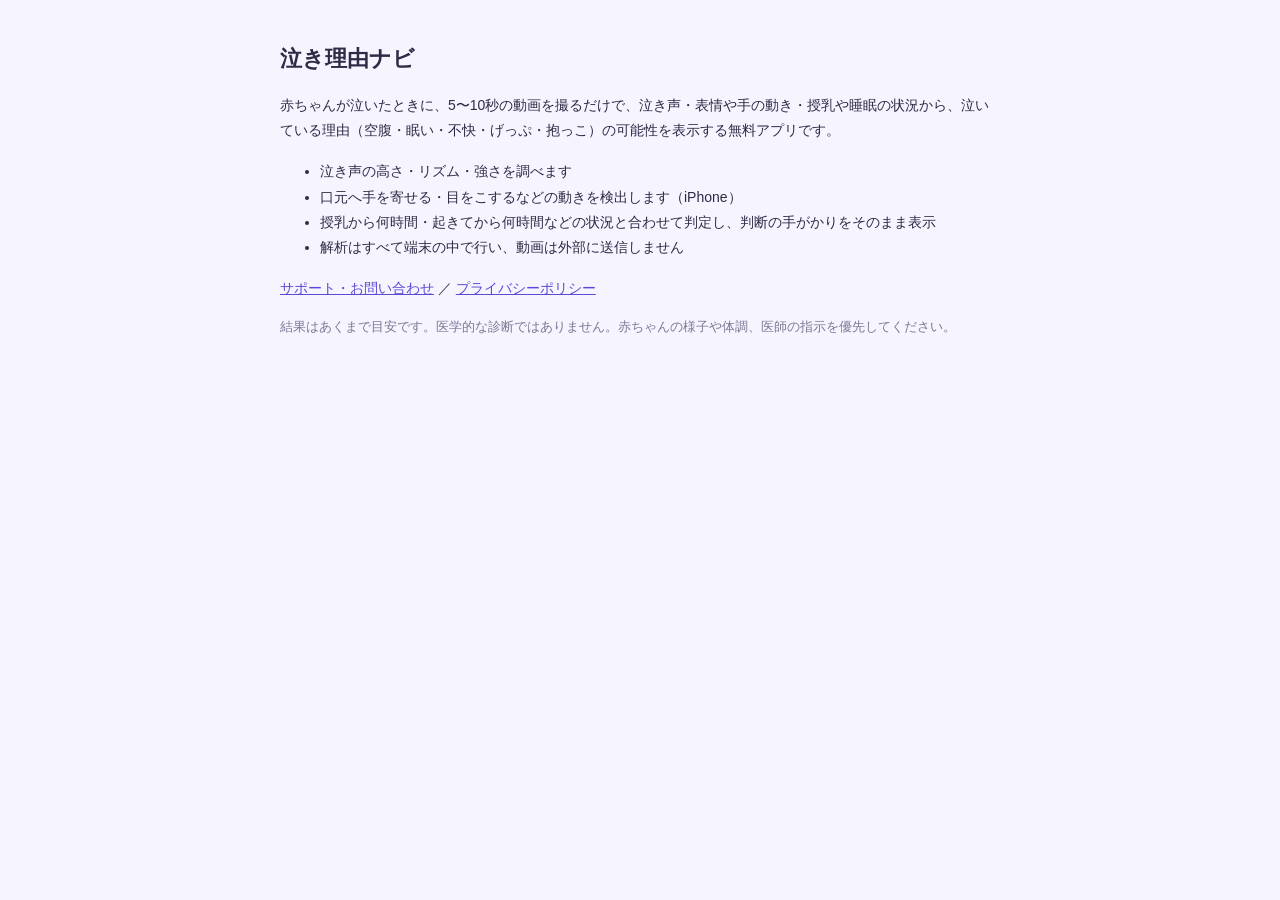
<file: index.html>
<!DOCTYPE html>
<html lang="ja">
<head>
<meta charset="UTF-8">
<meta name="viewport" content="width=device-width, initial-scale=1">
<title>泣き理由ナビ - 赤ちゃんが泣いている理由の手がかりを調べるアプリ</title>
<link rel="stylesheet" href="style.css">
</head>
<body>
<h1>泣き理由ナビ</h1>
<p>赤ちゃんが泣いたときに、5〜10秒の動画を撮るだけで、泣き声・表情や手の動き・授乳や睡眠の状況から、泣いている理由（空腹・眠い・不快・げっぷ・抱っこ）の可能性を表示する無料アプリです。</p>
<ul>
  <li>泣き声の高さ・リズム・強さを調べます</li>
  <li>口元へ手を寄せる・目をこするなどの動きを検出します（iPhone）</li>
  <li>授乳から何時間・起きてから何時間などの状況と合わせて判定し、判断の手がかりをそのまま表示</li>
  <li>解析はすべて端末の中で行い、動画は外部に送信しません</li>
</ul>
<p><a href="support.html">サポート・お問い合わせ</a> ／ <a href="privacy.html">プライバシーポリシー</a></p>
<p class="updated">結果はあくまで目安です。医学的な診断ではありません。赤ちゃんの様子や体調、医師の指示を優先してください。</p>
</body>
</html>
</file>
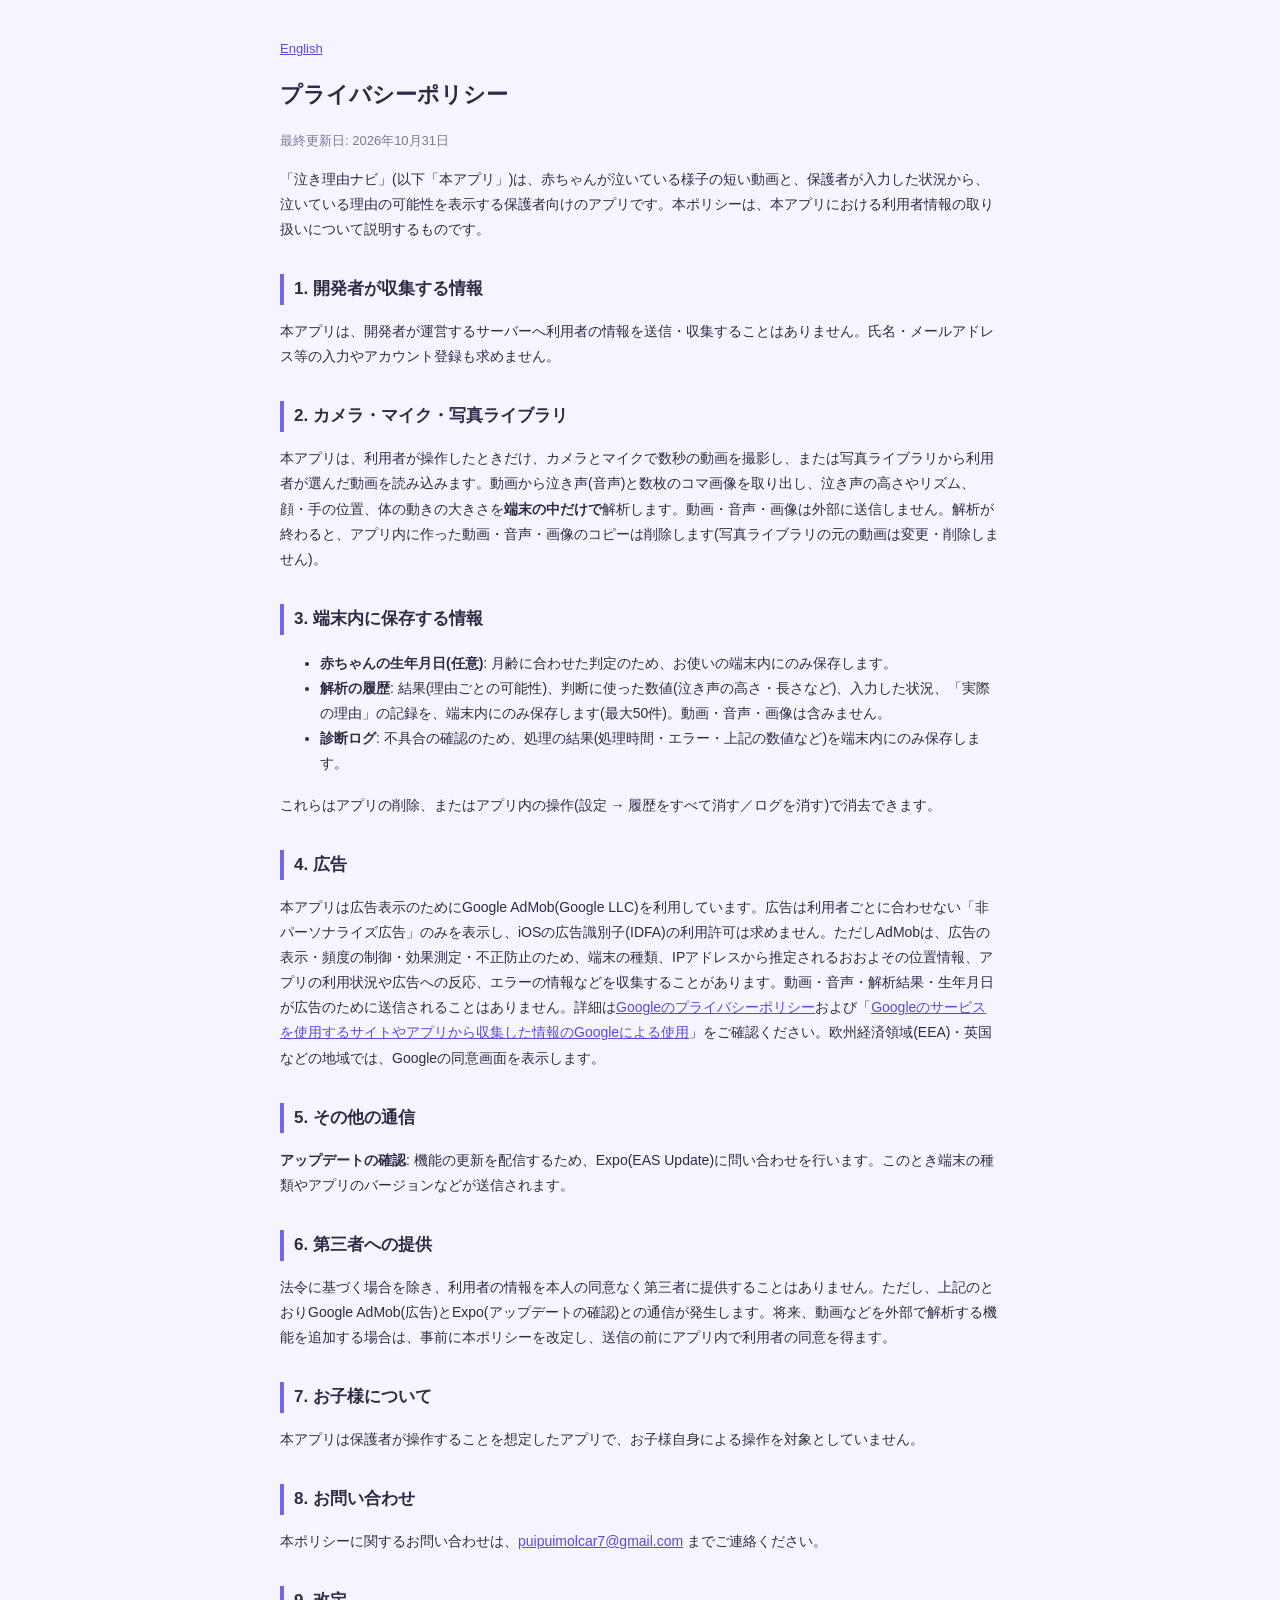
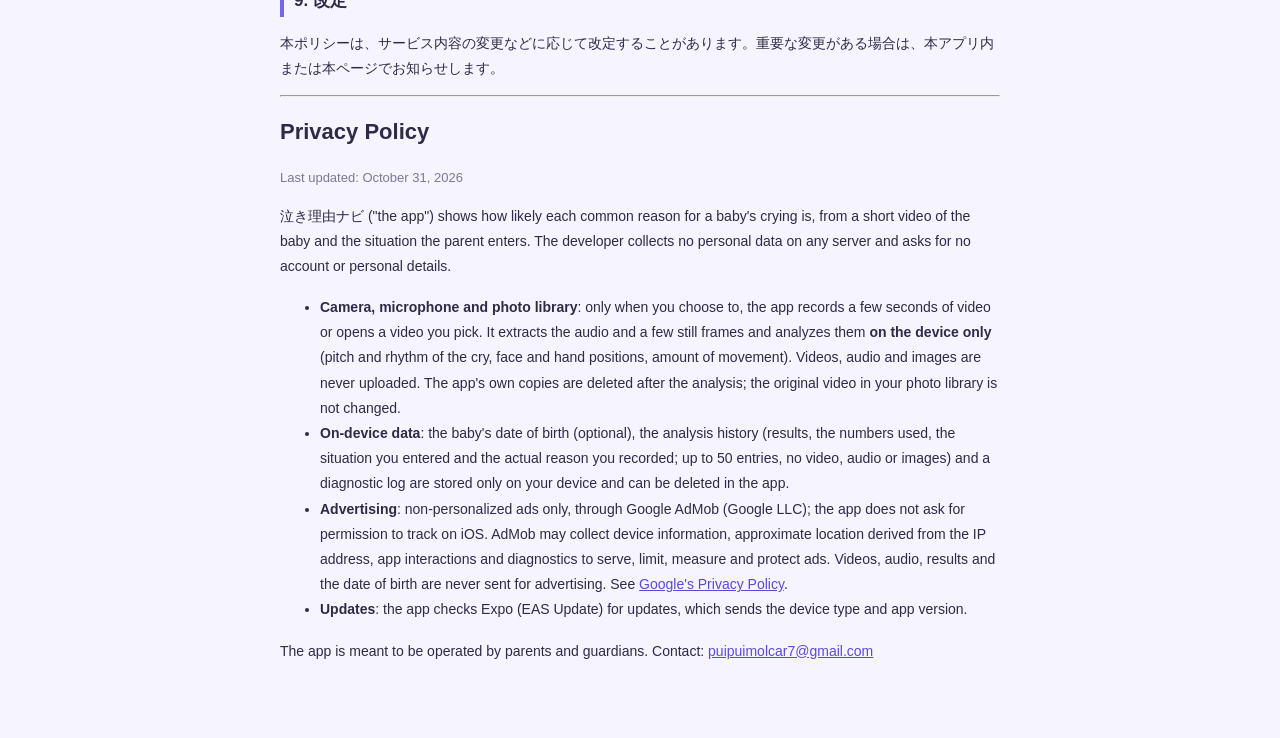
<file: privacy.html>
<!DOCTYPE html>
<html lang="ja">
<head>
<meta charset="UTF-8">
<meta name="viewport" content="width=device-width, initial-scale=1">
<title>プライバシーポリシー - 泣き理由ナビ</title>
<link rel="stylesheet" href="style.css">
</head>
<body>
<p class="lang"><a href="#en">English</a></p>
<h1>プライバシーポリシー</h1>
<p class="updated">最終更新日: 2026年10月31日</p>

<p>「泣き理由ナビ」(以下「本アプリ」)は、赤ちゃんが泣いている様子の短い動画と、保護者が入力した状況から、泣いている理由の可能性を表示する保護者向けのアプリです。本ポリシーは、本アプリにおける利用者情報の取り扱いについて説明するものです。</p>

<h2>1. 開発者が収集する情報</h2>
<p>本アプリは、開発者が運営するサーバーへ利用者の情報を送信・収集することはありません。氏名・メールアドレス等の入力やアカウント登録も求めません。</p>

<h2>2. カメラ・マイク・写真ライブラリ</h2>
<p>本アプリは、利用者が操作したときだけ、カメラとマイクで数秒の動画を撮影し、または写真ライブラリから利用者が選んだ動画を読み込みます。動画から泣き声(音声)と数枚のコマ画像を取り出し、泣き声の高さやリズム、顔・手の位置、体の動きの大きさを<strong>端末の中だけで</strong>解析します。動画・音声・画像は外部に送信しません。解析が終わると、アプリ内に作った動画・音声・画像のコピーは削除します(写真ライブラリの元の動画は変更・削除しません)。</p>

<h2>3. 端末内に保存する情報</h2>
<ul>
  <li><strong>赤ちゃんの生年月日(任意)</strong>: 月齢に合わせた判定のため、お使いの端末内にのみ保存します。</li>
  <li><strong>解析の履歴</strong>: 結果(理由ごとの可能性)、判断に使った数値(泣き声の高さ・長さなど)、入力した状況、「実際の理由」の記録を、端末内にのみ保存します(最大50件)。動画・音声・画像は含みません。</li>
  <li><strong>診断ログ</strong>: 不具合の確認のため、処理の結果(処理時間・エラー・上記の数値など)を端末内にのみ保存します。</li>
</ul>
<p>これらはアプリの削除、またはアプリ内の操作(設定 → 履歴をすべて消す／ログを消す)で消去できます。</p>

<h2>4. 広告</h2>
<p>本アプリは広告表示のためにGoogle AdMob(Google LLC)を利用しています。広告は利用者ごとに合わせない「非パーソナライズ広告」のみを表示し、iOSの広告識別子(IDFA)の利用許可は求めません。ただしAdMobは、広告の表示・頻度の制御・効果測定・不正防止のため、端末の種類、IPアドレスから推定されるおおよその位置情報、アプリの利用状況や広告への反応、エラーの情報などを収集することがあります。動画・音声・解析結果・生年月日が広告のために送信されることはありません。詳細は<a href="https://policies.google.com/privacy">Googleのプライバシーポリシー</a>および「<a href="https://policies.google.com/technologies/partner-sites">Googleのサービスを使用するサイトやアプリから収集した情報のGoogleによる使用</a>」をご確認ください。欧州経済領域(EEA)・英国などの地域では、Googleの同意画面を表示します。</p>

<h2>5. その他の通信</h2>
<p><strong>アップデートの確認</strong>: 機能の更新を配信するため、Expo(EAS Update)に問い合わせを行います。このとき端末の種類やアプリのバージョンなどが送信されます。</p>

<h2>6. 第三者への提供</h2>
<p>法令に基づく場合を除き、利用者の情報を本人の同意なく第三者に提供することはありません。ただし、上記のとおりGoogle AdMob(広告)とExpo(アップデートの確認)との通信が発生します。将来、動画などを外部で解析する機能を追加する場合は、事前に本ポリシーを改定し、送信の前にアプリ内で利用者の同意を得ます。</p>

<h2>7. お子様について</h2>
<p>本アプリは保護者が操作することを想定したアプリで、お子様自身による操作を対象としていません。</p>

<h2>8. お問い合わせ</h2>
<p>本ポリシーに関するお問い合わせは、<a href="mailto:puipuimolcar7@gmail.com">puipuimolcar7@gmail.com</a> までご連絡ください。</p>

<h2>9. 改定</h2>
<p>本ポリシーは、サービス内容の変更などに応じて改定することがあります。重要な変更がある場合は、本アプリ内または本ページでお知らせします。</p>

<hr>
<h1 id="en">Privacy Policy</h1>
<p class="updated">Last updated: October 31, 2026</p>
<p>泣き理由ナビ ("the app") shows how likely each common reason for a baby's crying is, from a short video of the baby and the situation the parent enters. The developer collects no personal data on any server and asks for no account or personal details.</p>
<ul>
  <li><strong>Camera, microphone and photo library</strong>: only when you choose to, the app records a few seconds of video or opens a video you pick. It extracts the audio and a few still frames and analyzes them <strong>on the device only</strong> (pitch and rhythm of the cry, face and hand positions, amount of movement). Videos, audio and images are never uploaded. The app's own copies are deleted after the analysis; the original video in your photo library is not changed.</li>
  <li><strong>On-device data</strong>: the baby's date of birth (optional), the analysis history (results, the numbers used, the situation you entered and the actual reason you recorded; up to 50 entries, no video, audio or images) and a diagnostic log are stored only on your device and can be deleted in the app.</li>
  <li><strong>Advertising</strong>: non-personalized ads only, through Google AdMob (Google LLC); the app does not ask for permission to track on iOS. AdMob may collect device information, approximate location derived from the IP address, app interactions and diagnostics to serve, limit, measure and protect ads. Videos, audio, results and the date of birth are never sent for advertising. See <a href="https://policies.google.com/privacy">Google's Privacy Policy</a>.</li>
  <li><strong>Updates</strong>: the app checks Expo (EAS Update) for updates, which sends the device type and app version.</li>
</ul>
<p>The app is meant to be operated by parents and guardians. Contact: <a href="mailto:puipuimolcar7@gmail.com">puipuimolcar7@gmail.com</a></p>
</body>
</html>
</file>
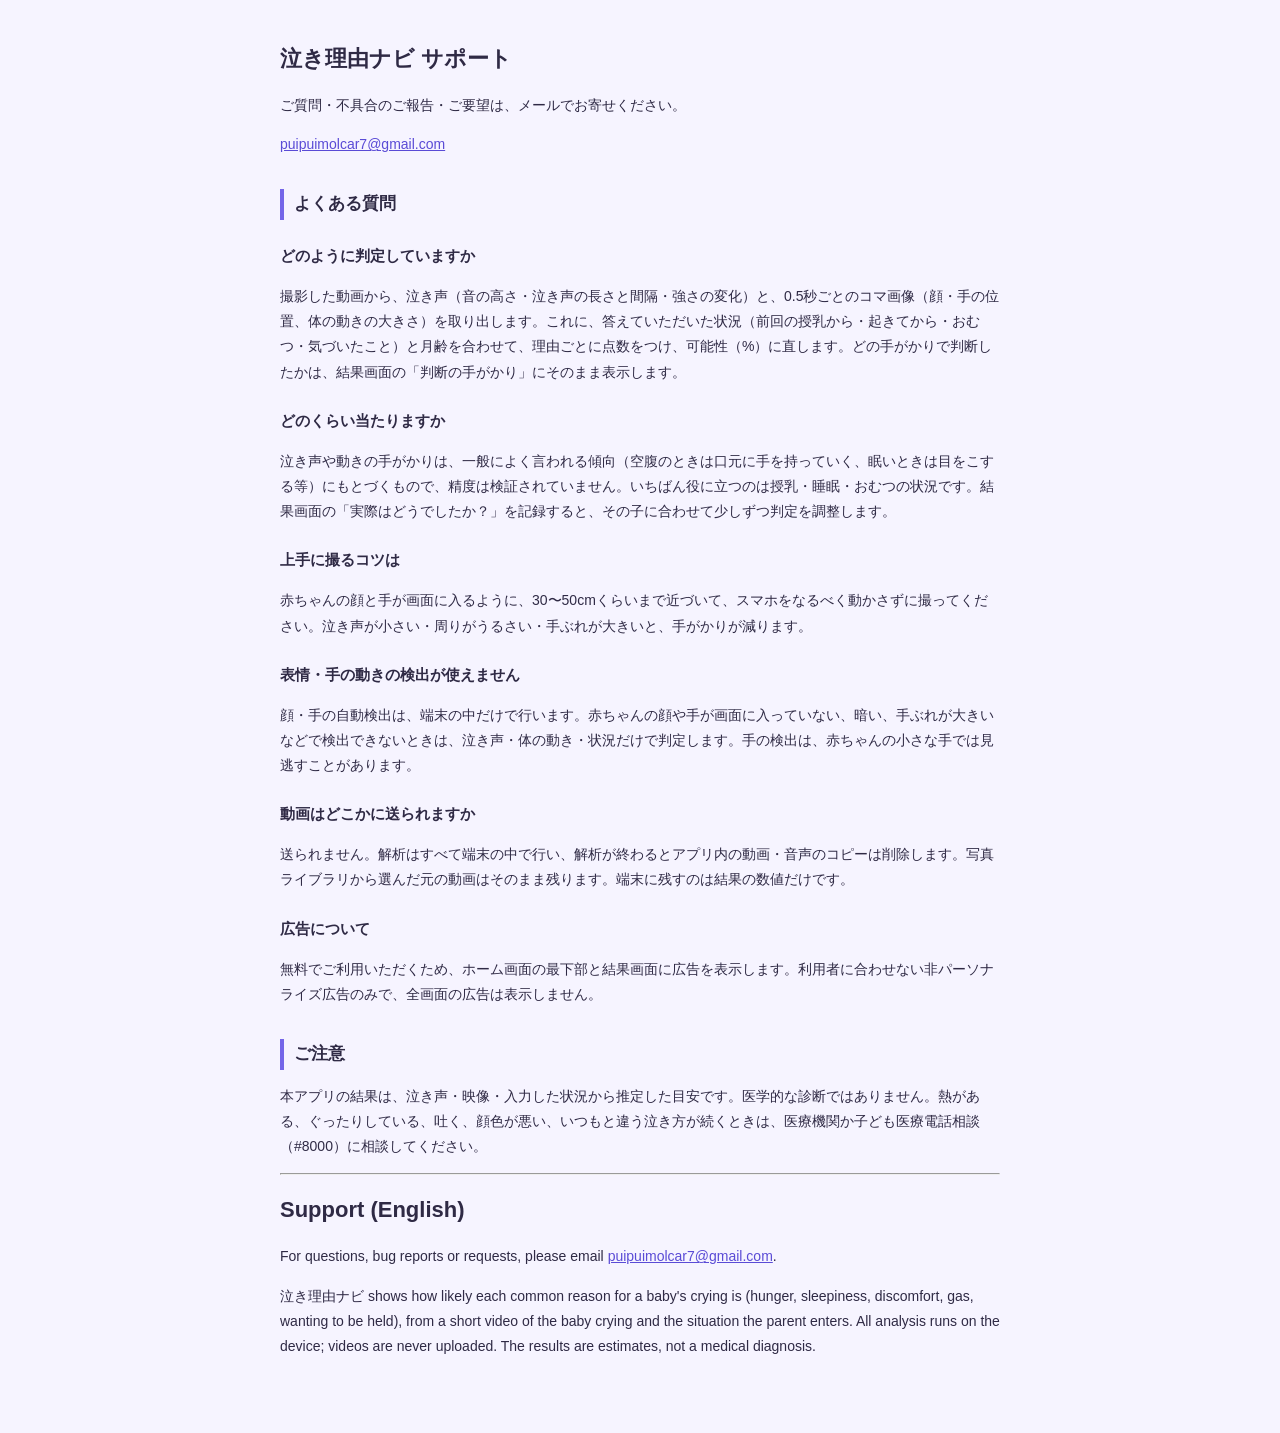
<file: support.html>
<!DOCTYPE html>
<html lang="ja">
<head>
<meta charset="UTF-8">
<meta name="viewport" content="width=device-width, initial-scale=1">
<title>サポート - 泣き理由ナビ</title>
<link rel="stylesheet" href="style.css">
</head>
<body>
<h1>泣き理由ナビ サポート</h1>
<p>ご質問・不具合のご報告・ご要望は、メールでお寄せください。</p>
<p><a href="mailto:puipuimolcar7@gmail.com">puipuimolcar7@gmail.com</a></p>

<h2>よくある質問</h2>
<h3>どのように判定していますか</h3>
<p>撮影した動画から、泣き声（音の高さ・泣き声の長さと間隔・強さの変化）と、0.5秒ごとのコマ画像（顔・手の位置、体の動きの大きさ）を取り出します。これに、答えていただいた状況（前回の授乳から・起きてから・おむつ・気づいたこと）と月齢を合わせて、理由ごとに点数をつけ、可能性（%）に直します。どの手がかりで判断したかは、結果画面の「判断の手がかり」にそのまま表示します。</p>
<h3>どのくらい当たりますか</h3>
<p>泣き声や動きの手がかりは、一般によく言われる傾向（空腹のときは口元に手を持っていく、眠いときは目をこする等）にもとづくもので、精度は検証されていません。いちばん役に立つのは授乳・睡眠・おむつの状況です。結果画面の「実際はどうでしたか？」を記録すると、その子に合わせて少しずつ判定を調整します。</p>
<h3>上手に撮るコツは</h3>
<p>赤ちゃんの顔と手が画面に入るように、30〜50cmくらいまで近づいて、スマホをなるべく動かさずに撮ってください。泣き声が小さい・周りがうるさい・手ぶれが大きいと、手がかりが減ります。</p>
<h3>表情・手の動きの検出が使えません</h3>
<p>顔・手の自動検出は、端末の中だけで行います。赤ちゃんの顔や手が画面に入っていない、暗い、手ぶれが大きいなどで検出できないときは、泣き声・体の動き・状況だけで判定します。手の検出は、赤ちゃんの小さな手では見逃すことがあります。</p>
<h3>動画はどこかに送られますか</h3>
<p>送られません。解析はすべて端末の中で行い、解析が終わるとアプリ内の動画・音声のコピーは削除します。写真ライブラリから選んだ元の動画はそのまま残ります。端末に残すのは結果の数値だけです。</p>
<h3>広告について</h3>
<p>無料でご利用いただくため、ホーム画面の最下部と結果画面に広告を表示します。利用者に合わせない非パーソナライズ広告のみで、全画面の広告は表示しません。</p>

<h2>ご注意</h2>
<p>本アプリの結果は、泣き声・映像・入力した状況から推定した目安です。医学的な診断ではありません。熱がある、ぐったりしている、吐く、顔色が悪い、いつもと違う泣き方が続くときは、医療機関か子ども医療電話相談（#8000）に相談してください。</p>

<hr>
<h1>Support (English)</h1>
<p>For questions, bug reports or requests, please email <a href="mailto:puipuimolcar7@gmail.com">puipuimolcar7@gmail.com</a>.</p>
<p>泣き理由ナビ shows how likely each common reason for a baby's crying is (hunger, sleepiness, discomfort, gas, wanting to be held), from a short video of the baby crying and the situation the parent enters. All analysis runs on the device; videos are never uploaded. The results are estimates, not a medical diagnosis.</p>
</body>
</html>
</file>
<file: style.css>
body { font-family: -apple-system, BlinkMacSystemFont, "Hiragino Sans", "Noto Sans JP", sans-serif; max-width: 720px; margin: 0 auto; padding: 24px 20px 60px; line-height: 1.8; color: #2F2A45; background: #F6F4FF; }
h1 { font-size: 22px; }
h2 { font-size: 17px; margin-top: 32px; border-left: 4px solid #7466E8; padding-left: 10px; }
h3 { font-size: 15px; margin-top: 22px; }
p, li { font-size: 14px; }
.updated { color: #7D7894; font-size: 13px; }
.lang { font-size: 13px; }
a { color: #5A4BD6; }
</file>
